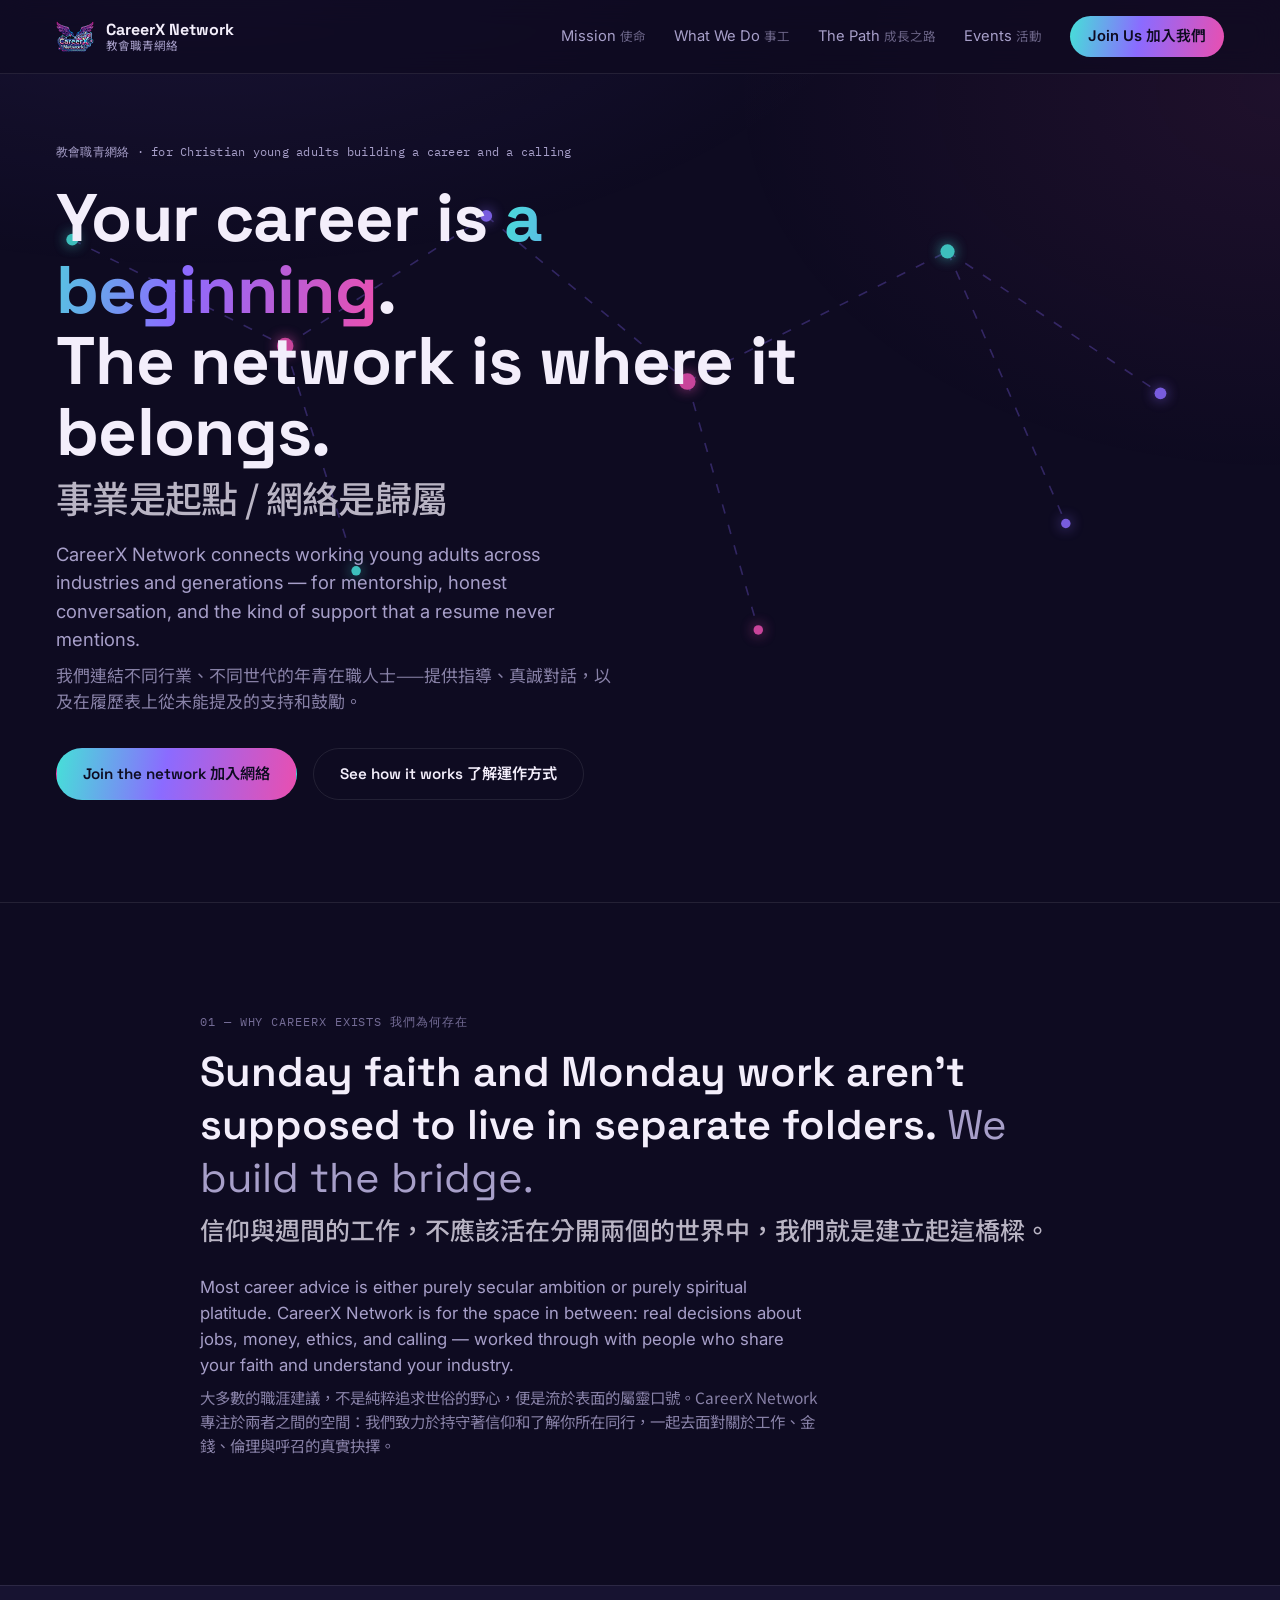
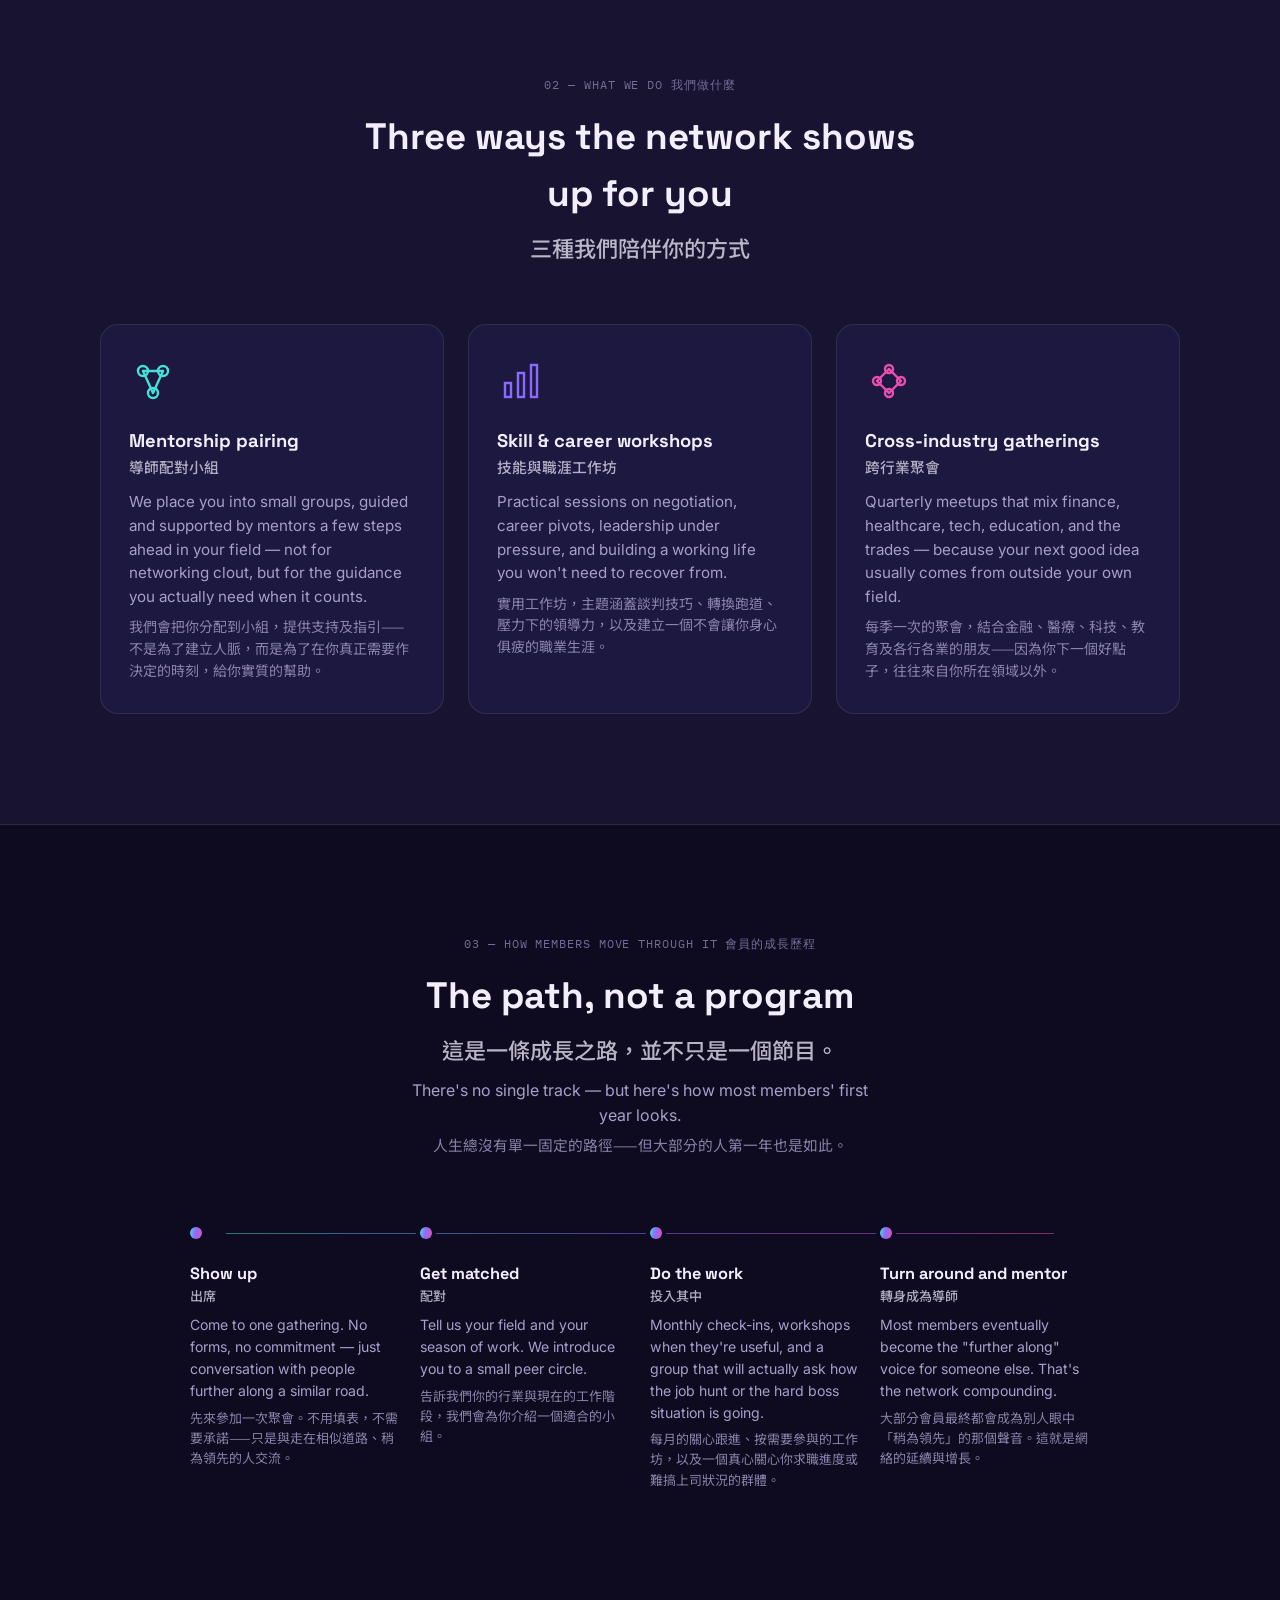
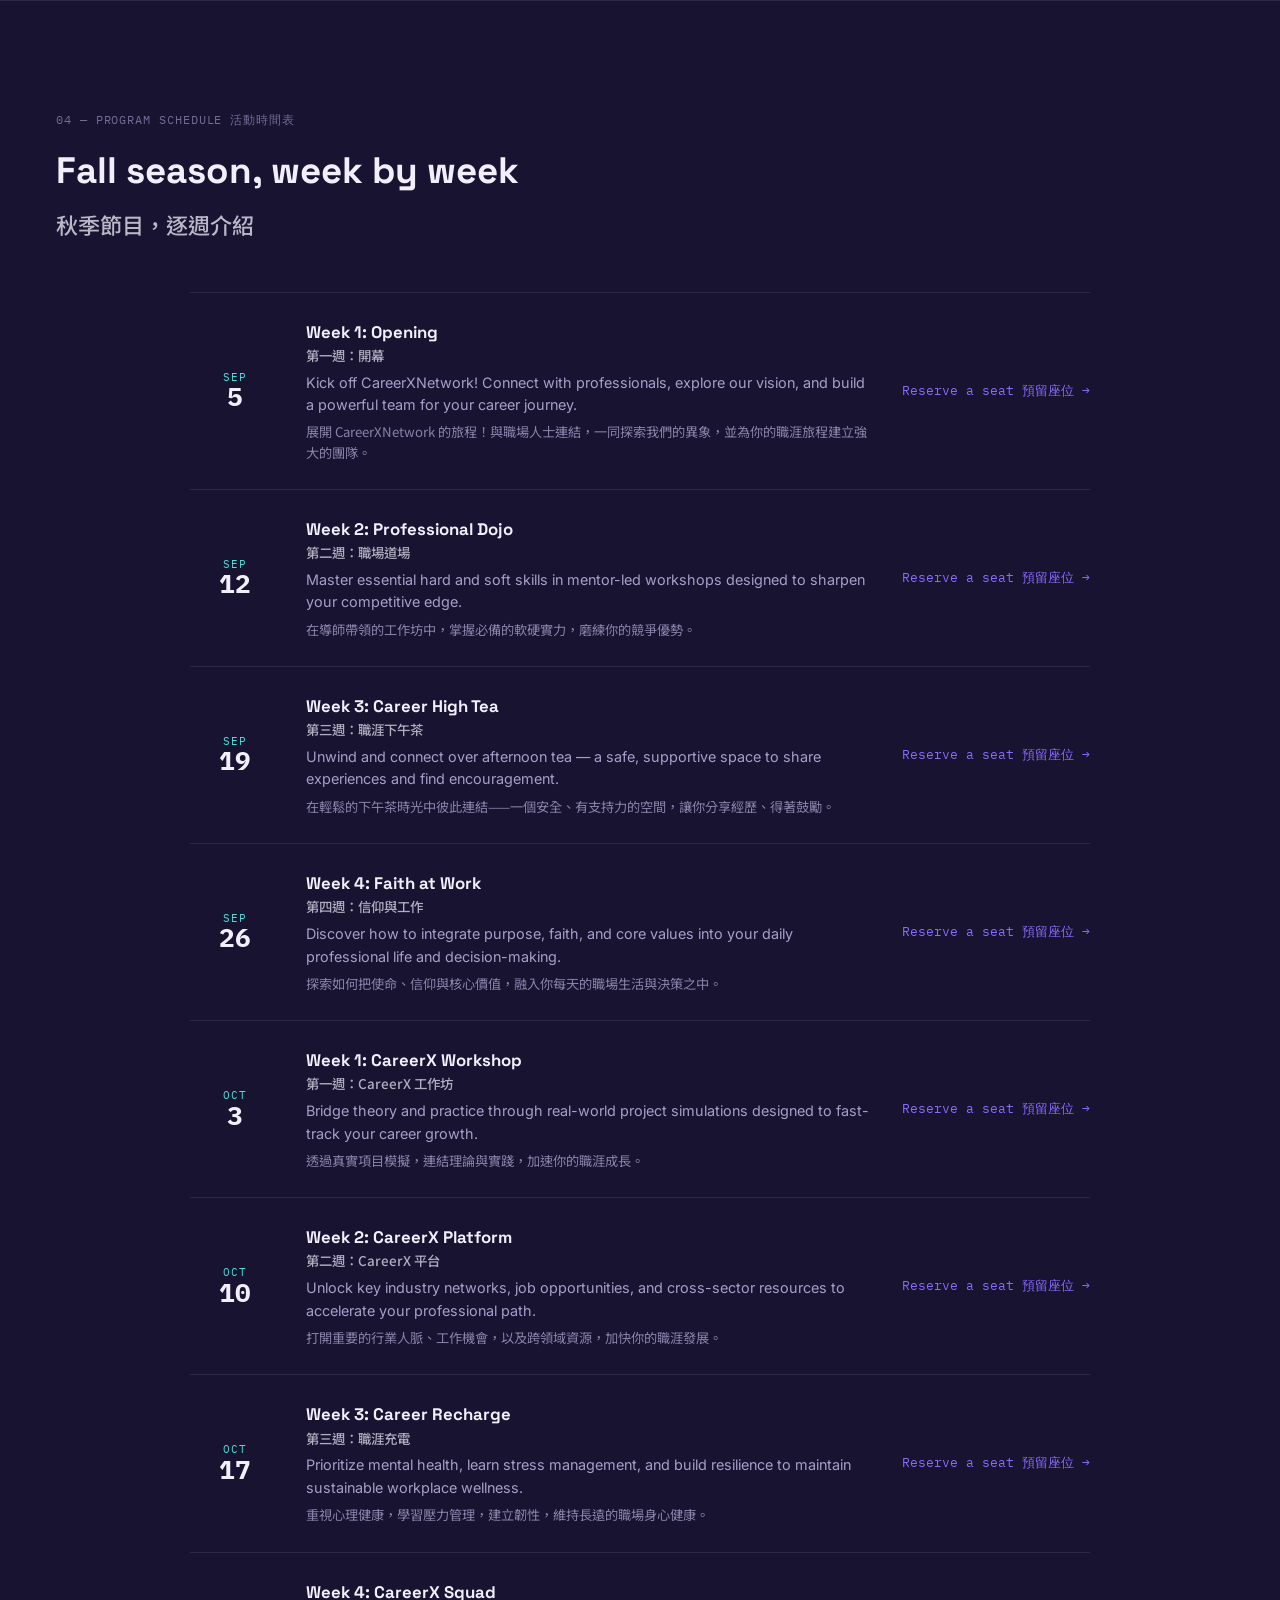
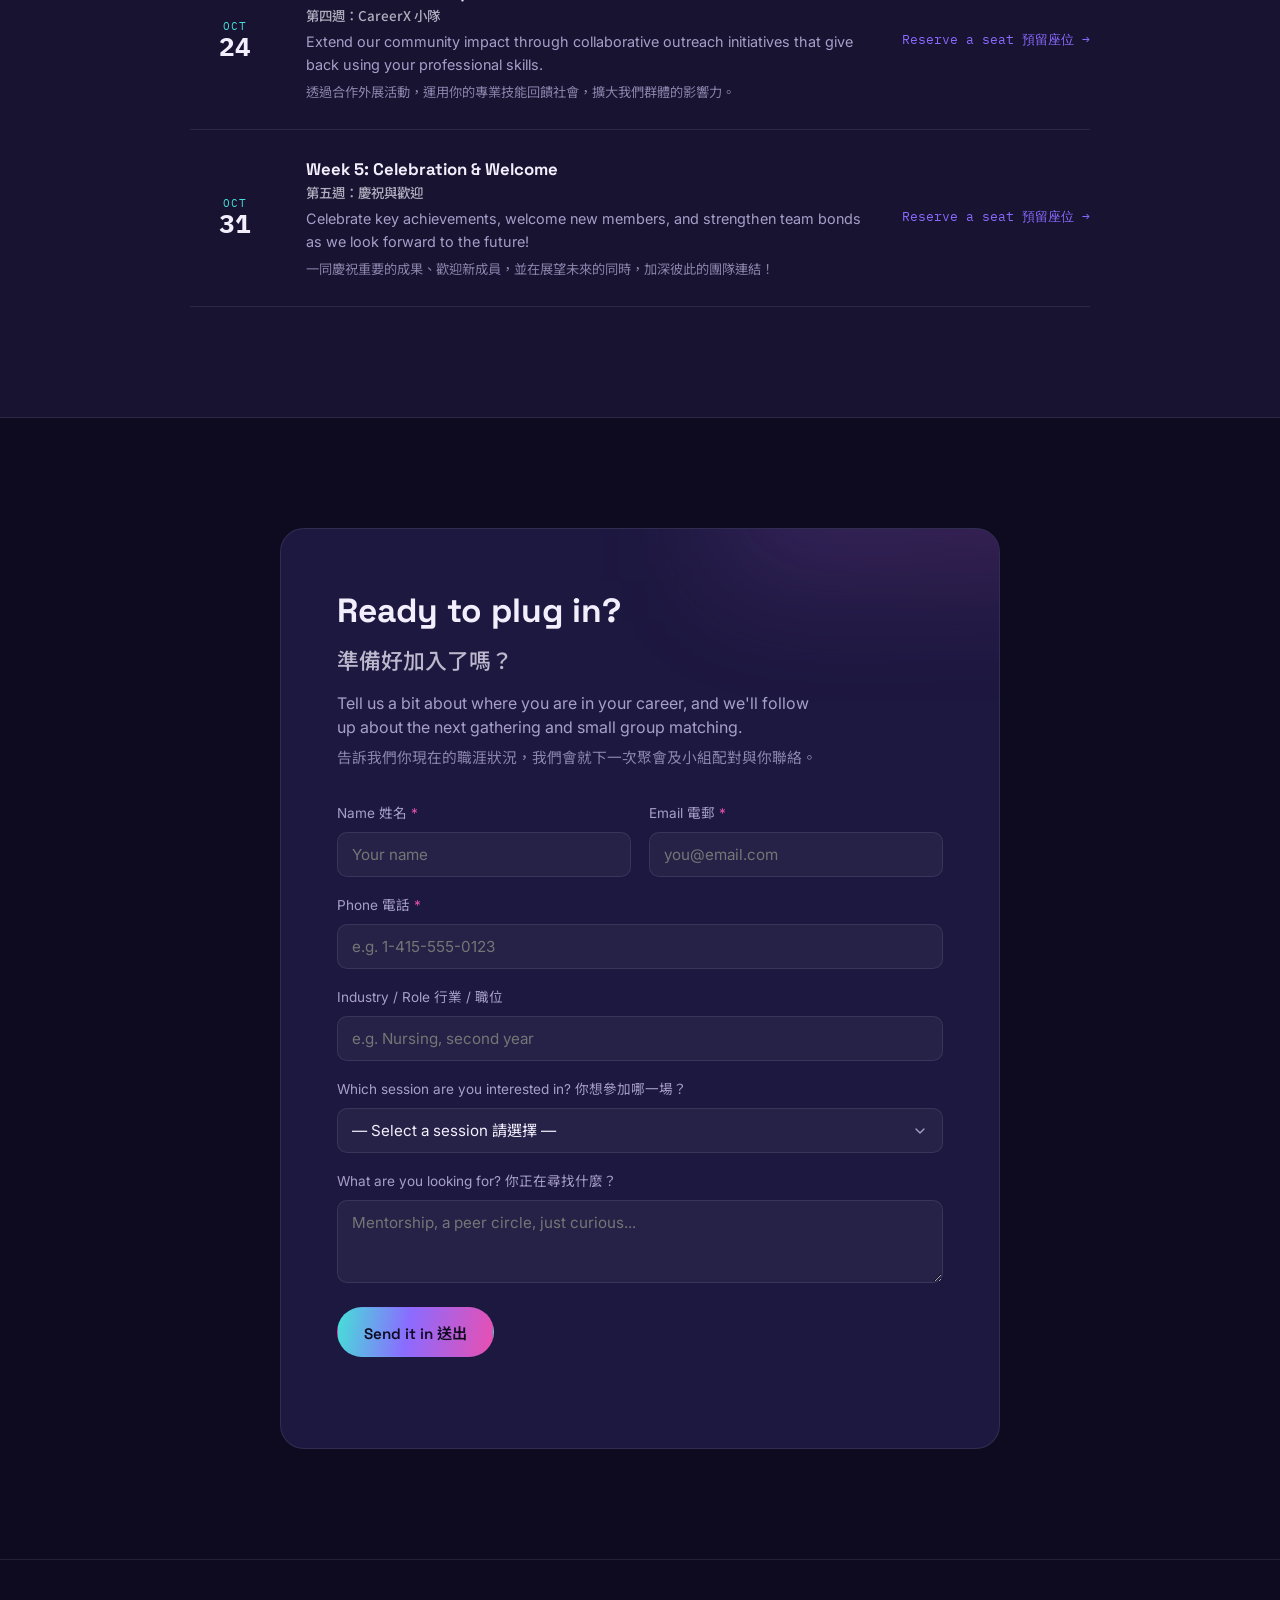
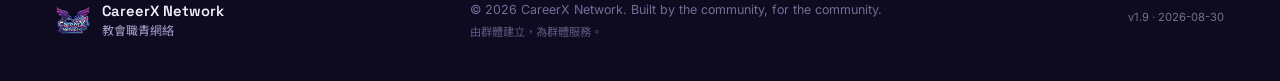
<file: index.html>
<!DOCTYPE html>
<html lang="en">
<head>
<meta charset="UTF-8">
<meta name="viewport" content="width=device-width, initial-scale=1.0">
<title>CareerX Network · 教會職青網絡</title>
<meta name="description" content="CareerX Network is a community for Christian young professionals to grow their careers with wisdom, mentorship, and faith.">
<link rel="icon" href="assets/CareerXNetwork.png">
<link rel="preconnect" href="https://fonts.googleapis.com">
<link rel="preconnect" href="https://fonts.gstatic.com" crossorigin>
<link href="https://fonts.googleapis.com/css2?family=Space+Grotesk:wght@400;500;600;700&family=Inter:wght@400;500;600&family=Noto+Sans+TC:wght@400;500;700&family=IBM+Plex+Mono:wght@500&display=swap" rel="stylesheet">
<link rel="stylesheet" href="styles.css">
<style>
  /* Hero graphic: gentle floating nodes + flowing signal lines */
  .hero__net-lines line{
    stroke-dasharray: 8 10;
    animation: net-flow 1.4s linear infinite;
  }
  @keyframes net-flow{ to{ stroke-dashoffset: -36; } }

  .hero__net-nodes circle{
    transform-box: fill-box;
    transform-origin: center;
    animation: node-float 2.2s ease-in-out infinite, node-pulse 1.4s ease-in-out infinite;
  }
  .hero__net-nodes circle:nth-child(1){ animation-delay: 0s, 0s; }
  .hero__net-nodes circle:nth-child(2){ animation-delay: 0.2s, 0.15s; }
  .hero__net-nodes circle:nth-child(3){ animation-delay: 0.4s, 0.3s; }
  .hero__net-nodes circle:nth-child(4){ animation-delay: 0.6s, 0.45s; }
  .hero__net-nodes circle:nth-child(5){ animation-delay: 0.8s, 0.6s; }
  .hero__net-nodes circle:nth-child(6){ animation-delay: 1.0s, 0.75s; }
  .hero__net-nodes circle:nth-child(7){ animation-delay: 1.2s, 0.9s; }
  .hero__net-nodes circle:nth-child(8){ animation-delay: 1.4s, 1.05s; }
  .hero__net-nodes circle:nth-child(9){ animation-delay: 1.6s, 1.2s; }
  @keyframes node-float{ 0%,100%{ transform: translateY(0); } 50%{ transform: translateY(-16px); } }
  @keyframes node-pulse{ 0%,100%{ opacity: 0.45; } 50%{ opacity: 1; } }
</style>
</head>
<body>

<div class="grain"></div>

<header class="nav" id="top">
  <a class="nav__brand" href="#top">
    <img src="assets/CareerXNetwork.png" alt="CareerX Network logo" class="nav__logo">
    <span class="nav__brand-text">
      <span class="nav__en">CareerX Network</span>
      <span class="nav__zh">教會職青網絡</span>
    </span>
  </a>
  <nav class="nav__links">
    <a href="#mission">Mission <span style="opacity:0.6;font-size:0.85em;">使命</span></a>
    <a href="#pillars">What We Do <span style="opacity:0.6;font-size:0.85em;">事工</span></a>
    <a href="#path">The Path <span style="opacity:0.6;font-size:0.85em;">成長之路</span></a>
    <a href="#events">Events <span style="opacity:0.6;font-size:0.85em;">活動</span></a>
    <a href="#join" class="nav__cta">Join Us 加入我們</a>
  </nav>
  <button class="nav__toggle" id="navToggle" aria-label="Open menu" aria-expanded="false">
    <span></span><span></span><span></span>
  </button>
</header>

<main>

  <!-- HERO -->
  <section class="hero">
    <svg class="hero__net" viewBox="0 0 1200 700" preserveAspectRatio="xMidYMid slice" aria-hidden="true">
      <g class="hero__net-lines">
        <line x1="120" y1="140" x2="300" y2="230"></line>
        <line x1="300" y1="230" x2="470" y2="120"></line>
        <line x1="470" y1="120" x2="640" y2="260"></line>
        <line x1="640" y1="260" x2="860" y2="150"></line>
        <line x1="860" y1="150" x2="1040" y2="270"></line>
        <line x1="300" y1="230" x2="360" y2="420"></line>
        <line x1="640" y1="260" x2="700" y2="470"></line>
        <line x1="860" y1="150" x2="960" y2="380"></line>
      </g>
      <g class="hero__net-nodes">
        <circle cx="120" cy="140" r="5"></circle>
        <circle cx="300" cy="230" r="7"></circle>
        <circle cx="470" cy="120" r="5"></circle>
        <circle cx="640" cy="260" r="7"></circle>
        <circle cx="860" cy="150" r="6"></circle>
        <circle cx="1040" cy="270" r="5"></circle>
        <circle cx="360" cy="420" r="4"></circle>
        <circle cx="700" cy="470" r="4"></circle>
        <circle cx="960" cy="380" r="4"></circle>
      </g>
    </svg>

       <div class="hero__content">
      <p class="eyebrow">教會職青網絡 · for Christian young adults building a career and a calling</p>
      <h1 class="hero__title">
        Your career is <span class="grad">a beginning</span>.<br>
        The network is where it belongs.
        <span style="display:block;margin-top:10px;font-size:0.55em;opacity:0.75;font-family:'Noto Sans TC',sans-serif;font-weight:500;">事業是起點 / 網絡是歸屬 </span>
      </h1>
      <p class="hero__sub">
        CareerX Network connects working young adults across industries and generations — 
        for mentorship, honest conversation, and the kind of support that a resume never mentions.
        <span style="display:block;margin-top:8px;font-size:0.92em;opacity:0.8;font-family:'Noto Sans TC',sans-serif;">我們連結不同行業、不同世代的年青在職人士——提供指導、真誠對話，以及在履歷表上從未能提及的支持和鼓勵。</span>
      </p>
      <div class="hero__actions">
        <a href="#join" class="btn btn--primary">Join the network 加入網絡</a>
        <a href="#pillars" class="btn btn--ghost">See how it works 了解運作方式</a>
      </div>
      <!-- Temporarily removed — uncomment to restore
      <dl class="hero__stats">
        <div><dt>12+</dt><dd>industries represented</dd></div>
        <div><dt>40+</dt><dd>mentors on call</dd></div>
        <div><dt>6</dt><dd>gatherings a year</dd></div>
      </dl>
      -->
    </div>
  </section>

  <!-- MISSION -->
  <section class="mission" id="mission">
    <div class="mission__inner">
      <span class="section-label">01 — Why CareerX exists 我們為何存在</span>
      <h2 class="mission__statement">
        Sunday faith and Monday work aren't supposed to live in
        separate folders. <span class="mission__statement--accent">We build the bridge.</span>
        <span style="display:block;margin-top:10px;font-size:0.6em;opacity:0.75;font-family:'Noto Sans TC',sans-serif;font-weight:500;">信仰與週間的工作，不應該活在分開兩個的世界中，我們就是建立起這橋樑。</span>
      </h2>
      <p class="mission__body">
        Most career advice is either purely secular ambition or purely spiritual platitude.
        CareerX Network is for the space in between: real decisions about jobs, money, ethics,
        and calling — worked through with people who share your faith and understand your industry.
        <span style="display:block;margin-top:8px;font-size:0.92em;opacity:0.8;font-family:'Noto Sans TC',sans-serif;">大多數的職涯建議，不是純粹追求世俗的野心，便是流於表面的屬靈口號。CareerX Network 專注於兩者之間的空間：我們致力於持守著信仰和了解你所在同行，一起去面對關於工作、金錢、倫理與呼召的真實抉擇。</span>
      </p>
    </div>
  </section>

  <!-- PILLARS -->
  <section class="pillars" id="pillars">
    <span class="section-label section-label--center">02 — What we do 我們做什麼</span>
    <h2 class="pillars__heading">Three ways the network shows up for you
      <span style="display:block;margin-top:8px;font-size:0.6em;opacity:0.75;font-family:'Noto Sans TC',sans-serif;font-weight:500;">三種我們陪伴你的方式</span>
    </h2>

    <div class="pillars__grid">
      <article class="pillar-card">
        <div class="pillar-card__icon" aria-hidden="true">
          <svg viewBox="0 0 48 48"><circle cx="14" cy="14" r="5"/><circle cx="34" cy="14" r="5"/><circle cx="24" cy="36" r="5"/><line x1="14" y1="14" x2="24" y2="36"/><line x1="34" y1="14" x2="24" y2="36"/><line x1="14" y1="14" x2="34" y2="14"/></svg>
        </div>
        <h3>Mentorship pairing <span style="display:block;font-size:0.8em;opacity:0.7;font-family:'Noto Sans TC',sans-serif;font-weight:500;">導師配對小組</span></h3>
        <p>We place you into small groups, guided and supported by mentors a few steps ahead in your field — not for networking clout, but for the guidance you actually need when it counts.
        <span style="display:block;margin-top:8px;font-size:0.92em;opacity:0.8;font-family:'Noto Sans TC',sans-serif;">我們會把你分配到小組，提供支持及指引——不是為了建立人脈，而是為了在你真正需要作決定的時刻，給你實質的幫助。</span></p>
      </article>

      <article class="pillar-card">
        <div class="pillar-card__icon" aria-hidden="true">
          <svg viewBox="0 0 48 48"><rect x="8" y="26" width="6" height="14"/><rect x="21" y="16" width="6" height="24"/><rect x="34" y="8" width="6" height="32"/></svg>
        </div>
        <h3>Skill & career workshops <span style="display:block;font-size:0.8em;opacity:0.7;font-family:'Noto Sans TC',sans-serif;font-weight:500;">技能與職涯工作坊</span></h3>
        <p>Practical sessions on negotiation, career pivots, leadership under pressure, and building a working life you won't need to recover from.
        <span style="display:block;margin-top:8px;font-size:0.92em;opacity:0.8;font-family:'Noto Sans TC',sans-serif;">實用工作坊，主題涵蓋談判技巧、轉換跑道、壓力下的領導力，以及建立一個不會讓你身心俱疲的職業生涯。</span></p>
      </article>

      <article class="pillar-card">
        <div class="pillar-card__icon" aria-hidden="true">
          <svg viewBox="0 0 48 48"><circle cx="12" cy="24" r="4"/><circle cx="24" cy="12" r="4"/><circle cx="36" cy="24" r="4"/><circle cx="24" cy="36" r="4"/><line x1="12" y1="24" x2="24" y2="12"/><line x1="24" y1="12" x2="36" y2="24"/><line x1="36" y1="24" x2="24" y2="36"/><line x1="24" y1="36" x2="12" y2="24"/></svg>
        </div>
        <h3>Cross-industry gatherings <span style="display:block;font-size:0.8em;opacity:0.7;font-family:'Noto Sans TC',sans-serif;font-weight:500;">跨行業聚會</span></h3>
        <p>Quarterly meetups that mix finance, healthcare, tech, education, and the trades — because your next good idea usually comes from outside your own field.
        <span style="display:block;margin-top:8px;font-size:0.92em;opacity:0.8;font-family:'Noto Sans TC',sans-serif;">每季一次的聚會，結合金融、醫療、科技、教育及各行各業的朋友——因為你下一個好點子，往往來自你所在領域以外。</span></p>
      </article>
    </div>
  </section>

  <!-- PATH / JOURNEY -->
  <section class="path" id="path">
    <span class="section-label section-label--center">03 — How members move through it 會員的成長歷程</span>
    <h2 class="path__heading">The path, not a program
      <span style="display:block;margin-top:8px;font-size:0.6em;opacity:0.75;font-family:'Noto Sans TC',sans-serif;font-weight:500;">這是一條成長之路，並不只是一個節目。</span>
    </h2>
    <p class="path__sub">There's no single track — but here's how most members' first year looks.
      <span style="display:block;margin-top:6px;font-size:0.92em;opacity:0.8;font-family:'Noto Sans TC',sans-serif;">人生總沒有單一固定的路徑——但大部分的人第一年也是如此。</span>
    </p>

    <div class="timeline">
      <div class="timeline__node" style="--i:0">
        <span class="timeline__dot"></span>
        <h4>Show up <span style="display:block;font-size:0.8em;opacity:0.7;font-family:'Noto Sans TC',sans-serif;font-weight:500;">出席</span></h4>
        <p>Come to one gathering. No forms, no commitment — just conversation with people further along a similar road.
        <span style="display:block;margin-top:6px;font-size:0.92em;opacity:0.8;font-family:'Noto Sans TC',sans-serif;">先來參加一次聚會。不用填表，不需要承諾——只是與走在相似道路、稍為領先的人交流。</span></p>
      </div>
      <div class="timeline__node" style="--i:1">
        <span class="timeline__dot"></span>
        <h4>Get matched <span style="display:block;font-size:0.8em;opacity:0.7;font-family:'Noto Sans TC',sans-serif;font-weight:500;">配對</span></h4>
        <p>Tell us your field and your season of work. We introduce you to a small peer circle.
        <span style="display:block;margin-top:6px;font-size:0.92em;opacity:0.8;font-family:'Noto Sans TC',sans-serif;">告訴我們你的行業與現在的工作階段，我們會為你介紹一個適合的小組。</span></p>
      </div>
      <div class="timeline__node" style="--i:2">
        <span class="timeline__dot"></span>
        <h4>Do the work <span style="display:block;font-size:0.8em;opacity:0.7;font-family:'Noto Sans TC',sans-serif;font-weight:500;">投入其中</span></h4>
        <p>Monthly check-ins, workshops when they're useful, and a group that will actually ask how the job hunt or the hard boss situation is going.
        <span style="display:block;margin-top:6px;font-size:0.92em;opacity:0.8;font-family:'Noto Sans TC',sans-serif;">每月的關心跟進、按需要參與的工作坊，以及一個真心關心你求職進度或難搞上司狀況的群體。</span></p>
      </div>
      <div class="timeline__node" style="--i:3">
        <span class="timeline__dot"></span>
        <h4>Turn around and mentor <span style="display:block;font-size:0.8em;opacity:0.7;font-family:'Noto Sans TC',sans-serif;font-weight:500;">轉身成為導師</span></h4>
        <p>Most members eventually become the "further along" voice for someone else. That's the network compounding.
        <span style="display:block;margin-top:6px;font-size:0.92em;opacity:0.8;font-family:'Noto Sans TC',sans-serif;">大部分會員最終都會成為別人眼中「稍為領先」的那個聲音。這就是網絡的延續與增長。</span></p>
      </div>
    </div>
  </section>

   <!-- EVENTS -->
  <section class="events" id="events">
    <span class="section-label">04 — Program schedule 活動時間表</span>
    <h2 class="events__heading">Fall season, week by week
      <span style="display:block;margin-top:8px;font-size:0.6em;opacity:0.75;font-family:'Noto Sans TC',sans-serif;font-weight:500;">秋季節目，逐週介紹</span>
    </h2>
    <div class="events__list">
      <article class="event-row">
        <div class="event-row__date"><span>SEP</span><strong>5</strong></div>
        <div class="event-row__body">
          <h3>Week 1: Opening <span style="display:block;font-size:0.8em;opacity:0.7;font-family:'Noto Sans TC',sans-serif;font-weight:500;">第一週：開幕</span></h3>
          <p>Kick off CareerXNetwork! Connect with professionals, explore our vision, and build a powerful team for your career journey.
          <span style="display:block;margin-top:6px;font-size:0.92em;opacity:0.8;font-family:'Noto Sans TC',sans-serif;">展開 CareerXNetwork 的旅程！與職場人士連結，一同探索我們的異象，並為你的職涯旅程建立強大的團隊。</span></p>
        </div>
        <a href="#join" class="event-row__link">Reserve a seat 預留座位 →</a>
      </article>
      <article class="event-row">
        <div class="event-row__date"><span>SEP</span><strong>12</strong></div>
        <div class="event-row__body">
          <h3>Week 2: Professional Dojo <span style="display:block;font-size:0.8em;opacity:0.7;font-family:'Noto Sans TC',sans-serif;font-weight:500;">第二週：職場道場</span></h3>
          <p>Master essential hard and soft skills in mentor-led workshops designed to sharpen your competitive edge.
          <span style="display:block;margin-top:6px;font-size:0.92em;opacity:0.8;font-family:'Noto Sans TC',sans-serif;">在導師帶領的工作坊中，掌握必備的軟硬實力，磨練你的競爭優勢。</span></p>
        </div>
        <a href="#join" class="event-row__link">Reserve a seat 預留座位 →</a>
      </article>
      <article class="event-row">
        <div class="event-row__date"><span>SEP</span><strong>19</strong></div>
        <div class="event-row__body">
          <h3>Week 3: Career High Tea <span style="display:block;font-size:0.8em;opacity:0.7;font-family:'Noto Sans TC',sans-serif;font-weight:500;">第三週：職涯下午茶</span></h3>
          <p>Unwind and connect over afternoon tea — a safe, supportive space to share experiences and find encouragement.
          <span style="display:block;margin-top:6px;font-size:0.92em;opacity:0.8;font-family:'Noto Sans TC',sans-serif;">在輕鬆的下午茶時光中彼此連結——一個安全、有支持力的空間，讓你分享經歷、得著鼓勵。</span></p>
        </div>
        <a href="#join" class="event-row__link">Reserve a seat 預留座位 →</a>
      </article>
      <article class="event-row">
        <div class="event-row__date"><span>SEP</span><strong>26</strong></div>
        <div class="event-row__body">
          <h3>Week 4: Faith at Work <span style="display:block;font-size:0.8em;opacity:0.7;font-family:'Noto Sans TC',sans-serif;font-weight:500;">第四週：信仰與工作</span></h3>
          <p>Discover how to integrate purpose, faith, and core values into your daily professional life and decision-making.
          <span style="display:block;margin-top:6px;font-size:0.92em;opacity:0.8;font-family:'Noto Sans TC',sans-serif;">探索如何把使命、信仰與核心價值，融入你每天的職場生活與決策之中。</span></p>
        </div>
        <a href="#join" class="event-row__link">Reserve a seat 預留座位 →</a>
      </article>
      <article class="event-row">
        <div class="event-row__date"><span>OCT</span><strong>3</strong></div>
        <div class="event-row__body">
          <h3>Week 1: CareerX Workshop <span style="display:block;font-size:0.8em;opacity:0.7;font-family:'Noto Sans TC',sans-serif;font-weight:500;">第一週：CareerX 工作坊</span></h3>
          <p>Bridge theory and practice through real-world project simulations designed to fast-track your career growth.
          <span style="display:block;margin-top:6px;font-size:0.92em;opacity:0.8;font-family:'Noto Sans TC',sans-serif;">透過真實項目模擬，連結理論與實踐，加速你的職涯成長。</span></p>
        </div>
        <a href="#join" class="event-row__link">Reserve a seat 預留座位 →</a>
      </article>
      <article class="event-row">
        <div class="event-row__date"><span>OCT</span><strong>10</strong></div>
        <div class="event-row__body">
          <h3>Week 2: CareerX Platform <span style="display:block;font-size:0.8em;opacity:0.7;font-family:'Noto Sans TC',sans-serif;font-weight:500;">第二週：CareerX 平台</span></h3>
          <p>Unlock key industry networks, job opportunities, and cross-sector resources to accelerate your professional path.
          <span style="display:block;margin-top:6px;font-size:0.92em;opacity:0.8;font-family:'Noto Sans TC',sans-serif;">打開重要的行業人脈、工作機會，以及跨領域資源，加快你的職涯發展。</span></p>
        </div>
        <a href="#join" class="event-row__link">Reserve a seat 預留座位 →</a>
      </article>
      <article class="event-row">
        <div class="event-row__date"><span>OCT</span><strong>17</strong></div>
        <div class="event-row__body">
          <h3>Week 3: Career Recharge <span style="display:block;font-size:0.8em;opacity:0.7;font-family:'Noto Sans TC',sans-serif;font-weight:500;">第三週：職涯充電</span></h3>
          <p>Prioritize mental health, learn stress management, and build resilience to maintain sustainable workplace wellness.
          <span style="display:block;margin-top:6px;font-size:0.92em;opacity:0.8;font-family:'Noto Sans TC',sans-serif;">重視心理健康，學習壓力管理，建立韌性，維持長遠的職場身心健康。</span></p>
        </div>
        <a href="#join" class="event-row__link">Reserve a seat 預留座位 →</a>
      </article>
      <article class="event-row">
        <div class="event-row__date"><span>OCT</span><strong>24</strong></div>
        <div class="event-row__body">
          <h3>Week 4: CareerX Squad <span style="display:block;font-size:0.8em;opacity:0.7;font-family:'Noto Sans TC',sans-serif;font-weight:500;">第四週：CareerX 小隊</span></h3>
          <p>Extend our community impact through collaborative outreach initiatives that give back using your professional skills.
          <span style="display:block;margin-top:6px;font-size:0.92em;opacity:0.8;font-family:'Noto Sans TC',sans-serif;">透過合作外展活動，運用你的專業技能回饋社會，擴大我們群體的影響力。</span></p>
        </div>
        <a href="#join" class="event-row__link">Reserve a seat 預留座位 →</a>
      </article>
      <article class="event-row">
        <div class="event-row__date"><span>OCT</span><strong>31</strong></div>
        <div class="event-row__body">
          <h3>Week 5: Celebration & Welcome <span style="display:block;font-size:0.8em;opacity:0.7;font-family:'Noto Sans TC',sans-serif;font-weight:500;">第五週：慶祝與歡迎</span></h3>
          <p>Celebrate key achievements, welcome new members, and strengthen team bonds as we look forward to the future!
          <span style="display:block;margin-top:6px;font-size:0.92em;opacity:0.8;font-family:'Noto Sans TC',sans-serif;">一同慶祝重要的成果、歡迎新成員，並在展望未來的同時，加深彼此的團隊連結！</span></p>
        </div>
        <a href="#join" class="event-row__link">Reserve a seat 預留座位 →</a>
      </article>
    </div>
  </section>

  <!-- JOIN -->
  <section class="join" id="join">
    <div class="join__card">
      <h2>Ready to plug in? <span style="display:block;font-size:0.65em;opacity:0.75;font-family:'Noto Sans TC',sans-serif;font-weight:500;margin-top:6px;">準備好加入了嗎？</span></h2>
      <p>Tell us a bit about where you are in your career, and we'll follow up about the next gathering and small group matching.
        <span style="display:block;margin-top:6px;font-size:0.92em;opacity:0.8;font-family:'Noto Sans TC',sans-serif;">告訴我們你現在的職涯狀況，我們會就下一次聚會及小組配對與你聯絡。</span>
      </p>
      <form class="join__form" id="joinForm" action="https://api.web3forms.com/submit" method="POST">
        <input type="hidden" name="access_key" value="47c41b14-801f-42eb-a7ed-7c372a14ec27">
        <input type="hidden" name="subject" value="New CareerX Network sign-up">
        <input type="checkbox" name="botcheck" style="display:none" tabindex="-1" autocomplete="off">
        <div class="join__row">
          <label>
            <span>Name 姓名 <span class="join__required">*</span></span>
            <input type="text" name="name" required placeholder="Your name">
          </label>
          <label>
            <span>Email 電郵 <span class="join__required">*</span></span>
            <input type="email" name="email" required placeholder="you@email.com">
          </label>
        </div>
        <label>
          <span>Phone 電話 <span class="join__required">*</span></span>
          <input type="tel" name="phone" required placeholder="e.g. 1-415-555-0123">
        </label>
        <label>
          <span>Industry / Role 行業 / 職位</span>
          <input type="text" name="industry" placeholder="e.g. Nursing, second year">
        </label>
        <label>
          <span>Which session are you interested in? 你想參加哪一場？</span>
          <select name="event">
            <option value="">— Select a session 請選擇 —</option>
            <option value="Sep 5 — Opening 開幕">Sep 5 · Opening 開幕</option>
            <option value="Sep 12 — Professional Dojo 職場道場">Sep 12 · Professional Dojo 職場道場</option>
            <option value="Sep 19 — Career High Tea 職涯下午茶">Sep 19 · Career High Tea 職涯下午茶</option>
            <option value="Sep 26 — Faith at Work 信仰與工作">Sep 26 · Faith at Work 信仰與工作</option>
            <option value="Oct 3 — CareerX Workshop CareerX 工作坊">Oct 3 · CareerX Workshop CareerX 工作坊</option>
            <option value="Oct 10 — CareerX Platform CareerX 平台">Oct 10 · CareerX Platform CareerX 平台</option>
            <option value="Oct 17 — Career Recharge 職涯充電">Oct 17 · Career Recharge 職涯充電</option>
            <option value="Oct 24 — CareerX Squad CareerX 小隊">Oct 24 · CareerX Squad CareerX 小隊</option>
            <option value="Oct 31 — Celebration & Welcome 慶祝與歡迎">Oct 31 · Celebration & Welcome 慶祝與歡迎</option>
          </select>
        </label>
        <label>
          <span>What are you looking for? 你正在尋找什麼？</span>
          <textarea name="message" rows="3" placeholder="Mentorship, a peer circle, just curious..."></textarea>
        </label>
        <button type="submit" class="btn btn--primary">Send it in 送出</button>
        <p class="join__note" id="joinNote" aria-live="polite"></p>
      </form>
    </div>
  </section>

</main>

<footer class="footer">
  <div class="footer__brand">
    <img src="assets/CareerXNetwork.png" alt="CareerX Network logo" class="footer__logo">
    <div>
      <p class="footer__en">CareerX Network</p>
      <p class="footer__zh">教會職青網絡</p>
    </div>
  </div>
  <p class="footer__copy">© <span id="year"></span> CareerX Network. Built by the community, for the community.
    <span style="display:block;margin-top:4px;font-size:0.9em;opacity:0.8;font-family:'Noto Sans TC',sans-serif;">由群體建立，為群體服務。</span>
  </p>
  <p class="footer__version" style="margin-top:6px; font-size:0.7rem; opacity:0.45;">v1.9 · 2026-08-30</p>
</footer>

<script src="script.js"></script>
</body>
</html>
</file>
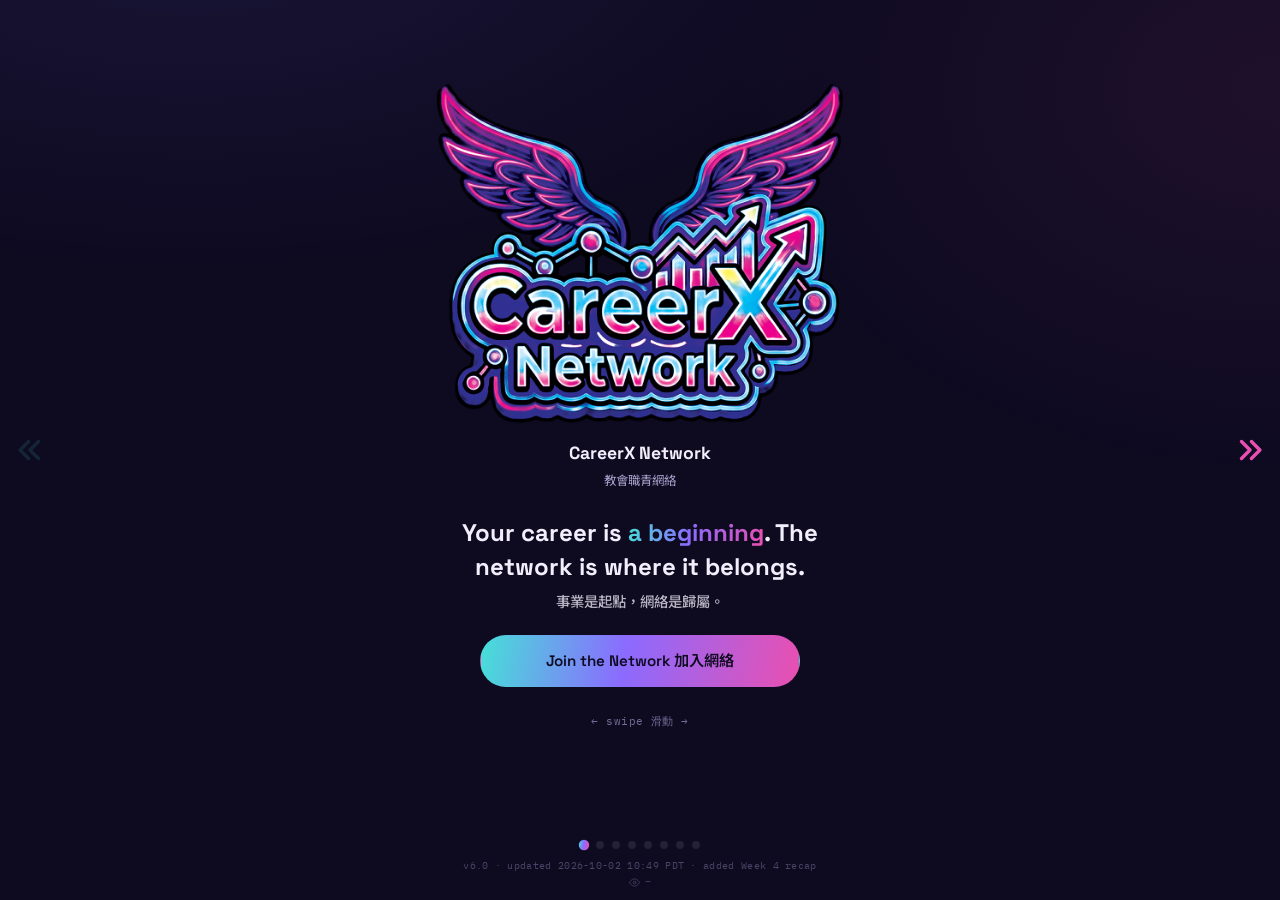
<file: live.html>
<!DOCTYPE html>
<html lang="en">
<head>
<meta charset="UTF-8">
<meta name="viewport" content="width=device-width, initial-scale=1.0, viewport-fit=cover">
<title>CareerX Network · 教會職青網絡</title>
<meta name="description" content="CareerX Network — swipe through the key info.">
<meta http-equiv="Cache-Control" content="no-cache, no-store, must-revalidate">
<meta http-equiv="Pragma" content="no-cache">
<meta http-equiv="Expires" content="0">
<link rel="icon" href="assets/CareerXNetwork.png?v=1">
<link rel="preconnect" href="https://fonts.googleapis.com">
<link rel="preconnect" href="https://fonts.gstatic.com" crossorigin>
<link href="https://fonts.googleapis.com/css2?family=Space+Grotesk:wght@500;600;700&family=Inter:wght@400;500;600&family=Noto+Sans+TC:wght@400;500;700&family=IBM+Plex+Mono:wght@500&display=swap" rel="stylesheet">
<link rel="stylesheet" href="styles.css?v=1">
<style>
  /* live.html — swipeable single-screen slides, mobile-first */
  html, body{ height:100%; overflow:hidden; overscroll-behavior: none; }
  body{ display:flex; flex-direction:column; }

  .live-shell{
    flex: 1;
    display:flex;
    flex-direction:column;
    overflow:hidden;
    position:relative;
  }

  .live-track{
    flex:1;
    min-height: 0;
    display:flex;
    height:100%;
    overflow-x: scroll;
    overflow-y: hidden;
    scroll-snap-type: x mandatory;
    scroll-behavior: smooth;
    overscroll-behavior-x: contain;
    scrollbar-width: none;
    -ms-overflow-style: none;
  }
  .live-track::-webkit-scrollbar{ display:none; }

  .live-slide{
    flex: 0 0 100%;
    max-width: 100%;
    height:100%;
    min-height: 0;
    display:flex;
    flex-direction:column;
    justify-content:center;
    padding: clamp(16px, 5vh, 28px) 24px;
    box-sizing:border-box;
    scroll-snap-align: start;
    scroll-snap-stop: always;
    overflow: hidden;
  }
  .live-slide__inner{ max-width: 440px; margin: 0 auto; width:100%; }

  .live-slide.live-slide--scroll{
    justify-content: flex-start;
    overflow-y: auto;
    padding-top: clamp(20px, 4vh, 32px);
    padding-bottom: clamp(20px, 4vh, 32px);
  }

  .live-slide.live-slide--poster{
    padding-left: 0;
    padding-right: 0;
  }
  .live-slide--poster .live-slide__inner{
    display:flex;
    flex-direction:column;
    align-items:center;
    max-width: 100%;
    height: 100%;
    overflow-y: auto;
    -webkit-overflow-scrolling: touch;
  }
  .live-poster{
    max-width: 100%;
    max-height: calc(100% - 150px);
    width: auto;
    height: auto;
    object-fit: contain;
    border-radius: 14px;
    box-shadow: 0 10px 40px rgba(0,0,0,0.4);
    flex-shrink: 0;
  }
  .live-poster-cta{
    margin-top: 10px;
    width: calc(100% - 48px);
    max-width: 320px;
  }
  .live-poster-cta--map{
    border-color: var(--cyan) !important;
    color: var(--cyan) !important;
    background: rgba(70,224,216,0.1) !important;
  }
  .live-poster-cta--map:hover{
    background: rgba(70,224,216,0.18) !important;
  }

  .live-registered{
    text-align:center;
    font-family: var(--font-mono);
    font-size: 0.82rem;
    letter-spacing: 0.02em;
    color: var(--ink-dim);
    margin: 12px 0 2px;
  }
  .live-registered strong{
    color: var(--cyan);
    font-weight: 600;
  }

  /* --- bottom control bar: just the dots now --- */
  .live-bottom{
    display:flex;
    align-items:center;
    justify-content:center;
    padding: 18px 0 8px;
  }

  .live-dots{
    display:flex; justify-content:center; gap: 8px;
  }
  .live-dots button{
    width:8px; height:8px; border-radius:50%;
    background: var(--line);
    border:none; padding:0; cursor:pointer;
    transition: background 0.25s, transform 0.25s;
  }
  .live-dots button.is-active{
    background: var(--grad);
    transform: scale(1.3);
  }

  /* --- swipe arrows: edge-mounted, no button chrome, neon glow --- */
  .live-arrow{
    position:absolute;
    top:50%;
    transform: translateY(-50%);
    width: 44px; height:44px;
    background: none;
    border: none;
    padding:0;
    cursor:pointer;
    display:flex; align-items:center; justify-content:center;
    z-index:6;
    transition: filter 0.25s, transform 0.15s, opacity 0.25s;
  }
  .live-arrow--prev{
    left: 8px;
    color: var(--cyan);
    animation: neon-flicker 2.2s ease-in-out infinite;
  }
  .live-arrow--next{
    right: 8px;
    color: var(--magenta);
    animation: neon-flicker 2.2s ease-in-out infinite;
    animation-delay: 0.4s;
  }
  @keyframes neon-flicker{
    0%, 100%{
      filter: drop-shadow(0 0 4px currentColor) drop-shadow(0 0 10px currentColor) drop-shadow(0 0 18px currentColor);
      opacity: 0.35;
    }
    50%{
      filter: drop-shadow(0 0 8px currentColor) drop-shadow(0 0 20px currentColor) drop-shadow(0 0 36px currentColor);
      opacity: 0.55;
    }
  }
  .live-arrow:hover{
    animation-play-state: paused;
    filter: drop-shadow(0 0 10px currentColor) drop-shadow(0 0 26px currentColor) drop-shadow(0 0 44px currentColor);
    opacity: 0.85;
  }
  .live-arrow:active{ transform: translateY(-50%) scale(0.9); }
  .live-arrow.is-hidden{ opacity:0.12; filter:none; animation:none; pointer-events:none; }
  .live-arrow svg{ width:34px; height:34px; stroke-width: 2.4; }

  /* --- header on every slide --- */
  .live-header{ text-align:center; margin-bottom: 26px; }
  .live-logo{ width: clamp(288px, 75vw, 420px); max-height: 38vh; height: auto; object-fit:contain; border-radius:28px; margin: 0 auto 16px; display:block; }
  .live-en{ font-family: var(--font-display); font-weight:700; font-size:1.1rem; margin:0; }
  .live-zh{ font-size:0.78rem; color: var(--ink-dim); margin: 3px 0 0; }

  .live-tagline{
    text-align:center;
    font-family: var(--font-display);
    font-size: 1.5rem;
    line-height:1.4;
    margin: 0;
  }

  .live-intro-cta{
    display:block;
    width: 100%;
    max-width: 320px;
    margin: 24px auto 0;
    text-align:center;
  }

  .live-card{
    background: var(--bg-panel-2);
    border: 1px solid var(--line);
    border-radius: var(--radius);
    padding: clamp(14px, 3.5vh, 22px);
    margin-bottom: clamp(8px, 2vh, 14px);
  }
  .live-card__label{
    font-family: var(--font-mono);
    font-size: 0.68rem;
    letter-spacing: 0.06em;
    text-transform: uppercase;
    color: var(--ink-faint);
    margin: 0 0 8px;
  }
  .live-card h3{ font-family: var(--font-display); font-size: 1.05rem; margin: 0 0 6px; }
  .live-card p{ color: var(--ink-dim); font-size: 0.9rem; margin: 0; }
  .live-card__link{
    display:inline-block;
    margin-top: 10px;
    font-family: var(--font-mono);
    font-size: 0.8rem;
    color: var(--cyan);
  }
  .live-card__link:hover{ color: var(--magenta); }

  .live-highlights{ display:flex; flex-direction:column; gap: clamp(6px, 1.5vh, 10px); }
  .live-highlight{
    display:flex; align-items:center; gap: 14px;
    background: var(--bg-panel-2);
    border: 1px solid var(--line);
    border-radius: var(--radius-sm);
    padding: clamp(10px, 2.5vh, 14px) 16px;
  }
  .live-highlight__dot{
    flex-shrink:0; width:10px; height:10px; border-radius:50%;
    background: var(--grad);
  }
  .live-highlight span{ font-size: 0.92rem; }

  .live-actions{ display:flex; flex-direction:column; gap: 12px; }
  .live-actions .btn{ width:100%; padding: 15px 20px; font-size: 1rem; }

  .live-contact{ text-align:center; font-size: 0.85rem; color: var(--ink-dim); margin-top: 22px; }
  .live-contact a{ color: var(--cyan); }
  .live-contact p{ margin: 6px 0; }

  .live-swipehint{
    text-align:center;
    font-family: var(--font-mono);
    font-size: 0.68rem;
    letter-spacing: 0.04em;
    color: var(--ink-faint);
    margin-top: 26px;
  }

  .live-version{
    text-align:center;
    font-family: var(--font-mono);
    font-size: 0.65rem;
    letter-spacing: 0.03em;
    color: var(--ink-faint);
    opacity: 0.6;
    margin: 0;
  }

  .live-views{
    display:flex;
    align-items:center;
    justify-content:center;
    gap: 5px;
    margin: 2px 0 0;
    font-family: var(--font-mono);
    font-size: 0.6rem;
    font-weight: 400;
    letter-spacing: 0.02em;
    color: var(--ink-faint);
    opacity: 0.5;
    padding-bottom: max(10px, env(safe-area-inset-bottom));
  }
  .live-views svg{ width:11px; height:11px; flex-shrink:0; }
</style>
</head>
<body>

<div class="grain"></div>

<div class="live-shell">

  <button class="live-arrow live-arrow--prev is-hidden" id="prevBtn" aria-label="Previous">
    <svg viewBox="0 0 24 24" fill="none" stroke="currentColor" stroke-width="2" stroke-linecap="round" stroke-linejoin="round">
      <path d="M18 18l-6-6 6-6"/>
      <path d="M11 18l-6-6 6-6"/>
    </svg>
  </button>
  <button class="live-arrow live-arrow--next" id="nextBtn" aria-label="Next">
    <svg viewBox="0 0 24 24" fill="none" stroke="currentColor" stroke-width="2" stroke-linecap="round" stroke-linejoin="round">
      <path d="M6 18l6-6-6-6"/>
      <path d="M13 18l6-6-6-6"/>
    </svg>
  </button>

  <div class="live-track" id="track">

    <!-- Slide 1: Intro -->
    <section class="live-slide">
      <div class="live-slide__inner">
        <div class="live-header">
          <img src="assets/CareerXNetwork.png?v=1" alt="CareerX Network logo" class="live-logo">
          <p class="live-en">CareerX Network</p>
          <p class="live-zh">教會職青網絡</p>
        </div>
        <h1 class="live-tagline">
          Your career is <span class="grad">a beginning</span>. The network is where it belongs.
          <span style="display:block;margin-top:8px;font-size:0.6em;opacity:0.75;font-family:'Noto Sans TC',sans-serif;font-weight:500;">事業是起點，網絡是歸屬。</span>
        </h1>
        <a href="index.html#join" class="btn btn--primary live-intro-cta">Join the Network 加入網絡</a>
        <p class="live-swipehint">← swipe 滑動 →</p>
      </div>
    </section>

    <!-- Slide 2: Grand Opening Recap -->
    <section class="live-slide live-slide--scroll">
      <div class="live-slide__inner">
        <p class="section-label section-label--center">Grand Opening Recap 開幕活動回顧</p>
        <p style="text-align:center;color:var(--ink-dim);font-size:0.85rem;margin:0 0 16px;">Sep 5, 2026 · Golden Gate Park</p>
        <img src="assets/event-recap-01.jpg?v=1" alt="CareerX Network Grand Opening picnic spread at Golden Gate Park" style="width:100%;border-radius:14px;margin-bottom:12px;box-shadow:0 10px 30px rgba(0,0,0,0.35);">
        <img src="assets/event-recap-02.jpg?v=1" alt="CareerX Network members gathered at the Grand Opening" style="width:100%;border-radius:14px;margin-bottom:12px;box-shadow:0 10px 30px rgba(0,0,0,0.35);">
        <img src="assets/event-recap-03.jpg?v=1" alt="CareerX Network group welcome at the Grand Opening" style="width:100%;border-radius:14px;margin-bottom:16px;box-shadow:0 10px 30px rgba(0,0,0,0.35);">
        <p style="text-align:center;color:var(--ink-dim);font-size:0.9rem;margin:0 0 18px;">Our first gathering — good food, real conversations, and a fresh start.
          <span style="display:block;margin-top:4px;font-size:0.92em;opacity:0.8;font-family:'Noto Sans TC',sans-serif;">我們的第一次聚會——美味的食物、真誠的對話，和一個全新的開始。</span>
        </p>
        <a href="index.html#events" class="btn btn--primary" style="display:flex;width:calc(100% - 48px);max-width:320px;margin:0 auto;">See what's next 查看之後活動</a>
      </div>
    </section>

    <!-- Slide 3: Week 2 Recap -->
    <section class="live-slide live-slide--scroll">
      <div class="live-slide__inner">
        <p class="section-label section-label--center">Week 2 Recap 活動回顧</p>
        <p style="text-align:center;color:var(--ink-dim);font-size:0.85rem;margin:0 0 16px;">Sep 12, 2026 · Professional Dojo</p>
        <img src="assets/event-recap-w2-01.jpg?v=1" alt="CareerX Network Week 2 Professional Dojo gathering at a coffee shop" style="width:100%;border-radius:14px;margin-bottom:12px;box-shadow:0 10px 30px rgba(0,0,0,0.35);">
        <img src="assets/event-recap-w2-02.jpg?v=1" alt="CareerX Network members at the Week 2 Professional Dojo session" style="width:100%;border-radius:14px;margin-bottom:16px;box-shadow:0 10px 30px rgba(0,0,0,0.35);">
        <p style="text-align:center;color:var(--ink-dim);font-size:0.9rem;margin:0 0 18px;">We got together at a coffee shop to share our backgrounds, get to know one another, and talk about our dream jobs! Excited for what's ahead! 🤩
          <span style="display:block;margin-top:4px;font-size:0.92em;opacity:0.8;font-family:'Noto Sans TC',sans-serif;">我們在咖啡店聚在一起，分享彼此的背景、認識彼此，並聊聊我們的夢想工作！期待接下來的旅程！🤩</span>
        </p>
        <a href="index.html#events" class="btn btn--primary" style="display:flex;width:calc(100% - 48px);max-width:320px;margin:0 auto;">See what's next 查看之後活動</a>
      </div>
    </section>

    <!-- Slide 4: Week 3 Recap -->
    <section class="live-slide live-slide--scroll">
      <div class="live-slide__inner">
        <p class="section-label section-label--center">Week 3 Recap 活動回顧</p>
        <p style="text-align:center;color:var(--ink-dim);font-size:0.85rem;margin:0 0 16px;">Sep 19, 2026 · Career High Tea</p>
        <img src="assets/event-recap-w3-01.jpg?v=1" alt="CareerX Network Week 3 Career High Tea gathering, friends with drinks and pastries at a cafe" style="width:100%;border-radius:14px;margin-bottom:16px;box-shadow:0 10px 30px rgba(0,0,0,0.35);">
        <p style="text-align:center;color:var(--ink-dim);font-size:0.9rem;margin:0 0 18px;">Sharing our work lives and experiences while encouraging, learning from, and supporting one another — all while enjoying sweet treats and refreshing drinks together! 🍰☕️
          <span style="display:block;margin-top:4px;font-size:0.92em;opacity:0.8;font-family:'Noto Sans TC',sans-serif;">一起分享工作與生活的點滴，彼此鼓勵、學習與支持——還有甜點和清涼飲品相伴！🍰☕️</span>
        </p>
        <a href="index.html#events" class="btn btn--primary" style="display:flex;width:calc(100% - 48px);max-width:320px;margin:0 auto;">See what's next 查看之後活動</a>
      </div>
    </section>

    <!-- Slide 5: Week 4 Recap -->
    <section class="live-slide live-slide--scroll">
      <div class="live-slide__inner">
        <p class="section-label section-label--center">Week 4 Recap 活動回顧</p>
        <p style="text-align:center;color:var(--ink-dim);font-size:0.85rem;margin:0 0 16px;">Sep 26, 2026 · Faith at Work</p>
        <img src="assets/event-recap-w4-01.jpg?v=1" alt="CareerX Network Week 4 resume workshop group discussion with resume writing tips" style="width:100%;border-radius:14px;margin-bottom:12px;box-shadow:0 10px 30px rgba(0,0,0,0.35);">
        <img src="assets/event-recap-w4-02.jpg?v=1" alt="CareerX Network Week 4 members reviewing resumes together" style="width:100%;border-radius:14px;margin-bottom:12px;box-shadow:0 10px 30px rgba(0,0,0,0.35);">
        <img src="assets/event-recap-w4-03.jpg?v=1" alt="Close-up of Resume Writing Tips handout from the Week 4 workshop" style="width:100%;border-radius:14px;margin-bottom:16px;box-shadow:0 10px 30px rgba(0,0,0,0.35);">
        <p style="text-align:center;color:var(--ink-dim);font-size:0.9rem;margin:0 0 18px;">CareerX Network's San Francisco group hosted a resume workshop emphasizing treating your resume as a marketing document with clean formatting and job-specific keywords to pass ATS systems and land interviews.
          <span style="display:block;margin-top:4px;font-size:0.92em;opacity:0.8;font-family:'Noto Sans TC',sans-serif;">CareerX Network 三藩市小組舉辦了一場履歷工作坊，強調要把履歷當作一份行銷文件，透過簡潔的排版及切合職位的關鍵字，幫助履歷通過ATS系統篩選，進而獲得面試機會。</span>
        </p>
        <a href="index.html#events" class="btn btn--primary" style="display:flex;width:calc(100% - 48px);max-width:320px;margin:0 auto;">See what's next 查看之後活動</a>
      </div>
    </section>

    <!-- Slide 6: What We Do -->
    <section class="live-slide live-slide--scroll">
      <div class="live-slide__inner">
        <p class="section-label section-label--center">What We Do 我們做什麼</p>
        <div class="live-card">
          <h3>Mentorship pairing <span style="display:block;font-size:0.75em;opacity:0.7;font-family:'Noto Sans TC',sans-serif;font-weight:500;">導師配對小組</span></h3>
          <p>We place you into small groups, guided and supported by mentors a few steps ahead in your field — not for networking clout, but for the guidance you actually need when it counts.
          <span style="display:block;margin-top:6px;font-size:0.92em;opacity:0.8;font-family:'Noto Sans TC',sans-serif;">我們會把你分配到小組，提供支持及指引——不是為了建立人脈，而是為了在你真正需要作決定的時刻，給你實質的幫助。</span></p>
        </div>
        <div class="live-card">
          <h3>Skill & career workshops <span style="display:block;font-size:0.75em;opacity:0.7;font-family:'Noto Sans TC',sans-serif;font-weight:500;">技能與職涯工作坊</span></h3>
          <p>Practical sessions on negotiation, career pivots, leadership under pressure, and building a working life you won't need to recover from.
          <span style="display:block;margin-top:6px;font-size:0.92em;opacity:0.8;font-family:'Noto Sans TC',sans-serif;">實用工作坊，主題涵蓋談判技巧、轉換跑道、壓力下的領導力，以及建立一個不會讓你身心俱疲的職業生涯。</span></p>
        </div>
        <div class="live-card">
          <h3>Cross-industry gatherings <span style="display:block;font-size:0.75em;opacity:0.7;font-family:'Noto Sans TC',sans-serif;font-weight:500;">跨行業聚會</span></h3>
          <p>Quarterly meetups that mix finance, healthcare, tech, education, and the trades — because your next good idea usually comes from outside your own field.
          <span style="display:block;margin-top:6px;font-size:0.92em;opacity:0.8;font-family:'Noto Sans TC',sans-serif;">每季一次的聚會，結合金融、醫療、科技、教育及各行各業的朋友——因為你下一個好點子，往往來自你所在領域以外。</span></p>
        </div>
      </div>
    </section>

    <!-- Slide 7: Program schedule -->
    <section class="live-slide live-slide--scroll">
      <div class="live-slide__inner">
        <p class="section-label section-label--center">Program Schedule 活動時間表</p>
        <div class="live-card">
          <p class="live-card__label">SEP 5 · WEEK 1</p>
          <h3>Opening <span style="display:block;font-size:0.75em;opacity:0.7;font-family:'Noto Sans TC',sans-serif;font-weight:500;">開幕</span></h3>
          <p>Kick off CareerXNetwork! Connect with professionals, explore our vision, and build a powerful team for your career journey.
          <span style="display:block;margin-top:6px;font-size:0.92em;opacity:0.8;font-family:'Noto Sans TC',sans-serif;">展開 CareerXNetwork 的旅程！與職場人士連結，一同探索我們的異象，並為你的職涯旅程建立強大的團隊。</span></p>
          <a href="index.html#join" class="live-card__link">Reserve a Seat 預留座位 →</a>
        </div>
        <div class="live-card">
          <p class="live-card__label">SEP 12 · WEEK 2</p>
          <h3>Professional Dojo <span style="display:block;font-size:0.75em;opacity:0.7;font-family:'Noto Sans TC',sans-serif;font-weight:500;">職場道場</span></h3>
          <p>Master essential hard and soft skills in mentor-led workshops designed to sharpen your competitive edge.
          <span style="display:block;margin-top:6px;font-size:0.92em;opacity:0.8;font-family:'Noto Sans TC',sans-serif;">在導師帶領的工作坊中，掌握必備的軟硬實力，磨練你的競爭優勢。</span></p>
          <a href="index.html#join" class="live-card__link">Reserve a Seat 預留座位 →</a>
        </div>
        <div class="live-card">
          <p class="live-card__label">SEP 19 · WEEK 3</p>
          <h3>Career High Tea <span style="display:block;font-size:0.75em;opacity:0.7;font-family:'Noto Sans TC',sans-serif;font-weight:500;">職涯下午茶</span></h3>
          <p>Unwind and connect over afternoon tea — a safe, supportive space to share experiences and find encouragement.
          <span style="display:block;margin-top:6px;font-size:0.92em;opacity:0.8;font-family:'Noto Sans TC',sans-serif;">在輕鬆的下午茶時光中彼此連結——一個安全、有支持力的空間，讓你分享經歷、得著鼓勵。</span></p>
          <a href="index.html#join" class="live-card__link">Reserve a Seat 預留座位 →</a>
        </div>
        <div class="live-card">
          <p class="live-card__label">SEP 26 · WEEK 4</p>
          <h3>Faith at Work <span style="display:block;font-size:0.75em;opacity:0.7;font-family:'Noto Sans TC',sans-serif;font-weight:500;">信仰與工作</span></h3>
          <p>Discover how to integrate purpose, faith, and core values into your daily professional life and decision-making.
          <span style="display:block;margin-top:6px;font-size:0.92em;opacity:0.8;font-family:'Noto Sans TC',sans-serif;">探索如何把使命、信仰與核心價值，融入你每天的職場生活與決策之中。</span></p>
          <a href="index.html#join" class="live-card__link">Reserve a Seat 預留座位 →</a>
        </div>
        <div class="live-card">
          <p class="live-card__label">OCT 3 · WEEK 1</p>
          <h3>CareerX Workshop <span style="display:block;font-size:0.75em;opacity:0.7;font-family:'Noto Sans TC',sans-serif;font-weight:500;">CareerX 工作坊</span></h3>
          <p>Bridge theory and practice through real-world project simulations designed to fast-track your career growth.
          <span style="display:block;margin-top:6px;font-size:0.92em;opacity:0.8;font-family:'Noto Sans TC',sans-serif;">透過真實項目模擬，連結理論與實踐，加速你的職涯成長。</span></p>
          <a href="index.html#join" class="live-card__link">Reserve a Seat 預留座位 →</a>
        </div>
        <div class="live-card">
          <p class="live-card__label">OCT 10 · WEEK 2</p>
          <h3>CareerX Platform <span style="display:block;font-size:0.75em;opacity:0.7;font-family:'Noto Sans TC',sans-serif;font-weight:500;">CareerX 平台</span></h3>
          <p>Unlock key industry networks, job opportunities, and cross-sector resources to accelerate your professional path.
          <span style="display:block;margin-top:6px;font-size:0.92em;opacity:0.8;font-family:'Noto Sans TC',sans-serif;">打開重要的行業人脈、工作機會，以及跨領域資源，加快你的職涯發展。</span></p>
          <a href="index.html#join" class="live-card__link">Reserve a Seat 預留座位 →</a>
        </div>
        <div class="live-card">
          <p class="live-card__label">OCT 17 · WEEK 3</p>
          <h3>Career Recharge <span style="display:block;font-size:0.75em;opacity:0.7;font-family:'Noto Sans TC',sans-serif;font-weight:500;">職涯充電</span></h3>
          <p>Prioritize mental health, learn stress management, and build resilience to maintain sustainable workplace wellness.
          <span style="display:block;margin-top:6px;font-size:0.92em;opacity:0.8;font-family:'Noto Sans TC',sans-serif;">重視心理健康，學習壓力管理，建立韌性，維持長遠的職場身心健康。</span></p>
          <a href="index.html#join" class="live-card__link">Reserve a Seat 預留座位 →</a>
        </div>
        <div class="live-card">
          <p class="live-card__label">OCT 24 · WEEK 4</p>
          <h3>CareerX Squad <span style="display:block;font-size:0.75em;opacity:0.7;font-family:'Noto Sans TC',sans-serif;font-weight:500;">CareerX 小隊</span></h3>
          <p>Extend our community impact through collaborative outreach initiatives that give back using your professional skills.
          <span style="display:block;margin-top:6px;font-size:0.92em;opacity:0.8;font-family:'Noto Sans TC',sans-serif;">透過合作外展活動，運用你的專業技能回饋社會，擴大我們群體的影響力。</span></p>
          <a href="index.html#join" class="live-card__link">Reserve a Seat 預留座位 →</a>
        </div>
        <div class="live-card">
          <p class="live-card__label">OCT 31 · WEEK 5</p>
          <h3>Celebration & Welcome <span style="display:block;font-size:0.75em;opacity:0.7;font-family:'Noto Sans TC',sans-serif;font-weight:500;">慶祝與歡迎</span></h3>
          <p>Celebrate key achievements, welcome new members, and strengthen team bonds as we look forward to the future!
          <span style="display:block;margin-top:6px;font-size:0.92em;opacity:0.8;font-family:'Noto Sans TC',sans-serif;">一同慶祝重要的成果、歡迎新成員，並在展望未來的同時，加深彼此的團隊連結！</span></p>
          <a href="index.html#join" class="live-card__link">Reserve a Seat 預留座位 →</a>
        </div>
      </div>
    </section>

    <!-- Slide 8: Join + contact -->
    <section class="live-slide">
      <div class="live-slide__inner">
        <p class="section-label section-label--center">Get involved 加入行列</p>
        <div class="live-actions">
          <a href="index.html#join" class="btn btn--primary">Join the network 加入網絡</a>
          <a href="index.html" class="btn btn--ghost">View full site 查看完整網站</a>
        </div>
        <div class="live-contact">
          <p>Questions? 有問題嗎？ <a href="mailto:cmgmonline@gmail.com">cmgmonline@gmail.com</a></p>
        </div>
      </div>
    </section>

  </div>

  <div class="live-bottom">
    <div class="live-dots" id="dots"></div>
  </div>
  <p class="live-version">v6.0 · updated 2026-10-02 10:49 PDT · added Week 4 recap</p>
  <p class="live-views">
    <svg viewBox="0 0 24 24" fill="none" stroke="currentColor" stroke-width="2" stroke-linecap="round" stroke-linejoin="round"><path d="M1 12s4-8 11-8 11 8 11 8-4 8-11 8-11-8-11-8z"/><circle cx="12" cy="12" r="3"/></svg>
    <span id="viewCount">–</span>
  </p>
</div>

<script>
  const track = document.getElementById('track');
  const slides = track.querySelectorAll('.live-slide');
  const dotsWrap = document.getElementById('dots');
  const prevBtn = document.getElementById('prevBtn');
  const nextBtn = document.getElementById('nextBtn');
  let current = 0;

  slides.forEach((_, i) => {
    const dot = document.createElement('button');
    dot.setAttribute('aria-label', `Go to slide ${i + 1}`);
    dot.addEventListener('click', () => goTo(i));
    dotsWrap.appendChild(dot);
  });
  const dots = dotsWrap.querySelectorAll('button');

  function render(){
    dots.forEach((d, i) => d.classList.toggle('is-active', i === current));
    prevBtn.classList.toggle('is-hidden', current === 0);
    nextBtn.classList.toggle('is-hidden', current === slides.length - 1);
  }

  function goTo(index, smooth = true){
    current = Math.max(0, Math.min(slides.length - 1, index));
    track.scrollTo({ left: current * track.clientWidth, behavior: smooth ? 'smooth' : 'auto' });
    render();
  }

  prevBtn.addEventListener('click', () => goTo(current - 1));
  nextBtn.addEventListener('click', () => goTo(current + 1));

  // --- native scroll-snap drives the swipe; we just track where it lands ---
  let scrollTimeout;
  track.addEventListener('scroll', () => {
    clearTimeout(scrollTimeout);
    scrollTimeout = setTimeout(() => {
      const width = track.clientWidth || 1;
      const nearest = Math.round(track.scrollLeft / width);
      current = Math.max(0, Math.min(slides.length - 1, nearest));
      render();
    }, 80);
  }, { passive: true });

  // Keep position correct if the viewport resizes (e.g. orientation change,
  // or the mobile browser's address bar showing/hiding).
  window.addEventListener('resize', () => goTo(current, false));

  // --- keyboard arrows (desktop testing) ---
  document.addEventListener('keydown', (e) => {
    if (e.key === 'ArrowRight') goTo(current + 1);
    if (e.key === 'ArrowLeft') goTo(current - 1);
  });

  render();

  // --- view counter (Abacus: free, no signup, just increments per page load) ---
  const viewCountEl = document.getElementById('viewCount');
  fetch('https://abacus.jasoncameron.dev/hit/careerxnetwork-live/page-views')
    .then(res => res.json())
    .then(data => {
      if (viewCountEl && typeof data.value === 'number') {
        viewCountEl.textContent = data.value.toLocaleString();
      }
    })
    .catch(() => {
      if (viewCountEl) viewCountEl.textContent = '–';
    });
</script>
</body>
</html>
</file>
<file: styles.css>
/* ============================================================
   CareerX Network — design tokens
   Palette: deep indigo ground + holographic violet/magenta/cyan
   accent used sparingly (mirrors the mark's wing gradient).
   Type: Space Grotesk (display) + Inter (body) + Noto Sans TC
   (Chinese) + IBM Plex Mono (numerals/data).
   ============================================================ */

:root{
  --bg-deep:    #0e0b21;
  --bg-panel:   #171331;
  --bg-panel-2: #1d1840;
  --line:       rgba(255,255,255,0.09);

  --ink:        #f3eefb;
  --ink-dim:    #a79fc9;
  --ink-faint:  #746c96;

  --violet: #8b6bff;
  --magenta:#e94fb0;
  --cyan:   #46e0d8;

  --grad: linear-gradient(100deg, var(--cyan) 0%, var(--violet) 45%, var(--magenta) 100%);
  --grad-soft: linear-gradient(135deg, rgba(139,107,255,0.18), rgba(233,79,176,0.14));

  --radius: 18px;
  --radius-sm: 10px;

  --font-display: "Space Grotesk", "Noto Sans TC", sans-serif;
  --font-body: "Inter", "Noto Sans TC", sans-serif;
  --font-mono: "IBM Plex Mono", monospace;

  --ease: cubic-bezier(.22,.9,.32,1);
}

@media (prefers-reduced-motion: reduce){
  *{ animation-duration: 0.001ms !important; animation-iteration-count: 1 !important; transition-duration: 0.001ms !important; }
}

*{ box-sizing: border-box; }
html{ scroll-behavior: smooth; }

body{
  margin:0;
  background: var(--bg-deep);
  color: var(--ink);
  font-family: var(--font-body);
  line-height: 1.55;
  -webkit-font-smoothing: antialiased;
  overflow-x: hidden;
}

img{ max-width:100%; display:block; }
a{ color: inherit; text-decoration:none; }

::selection{ background: var(--magenta); color:#fff; }

/* subtle film-grain / vignette layer so flat dark bg isn't dead flat */
.grain{
  position: fixed; inset:0; pointer-events:none; z-index: 0;
  background:
    radial-gradient(1200px 600px at 15% -10%, rgba(139,107,255,0.10), transparent 60%),
    radial-gradient(1000px 700px at 100% 10%, rgba(233,79,176,0.08), transparent 55%);
}

.section-label{
  display:block;
  font-family: var(--font-mono);
  font-size: 0.72rem;
  letter-spacing: 0.08em;
  text-transform: uppercase;
  color: var(--ink-faint);
  margin-bottom: 14px;
}
.section-label--center{ text-align:center; }

.grad{
  background: var(--grad);
  -webkit-background-clip:text; background-clip:text; color:transparent;
}

/* ---------- buttons ---------- */
.btn{
  display:inline-flex; align-items:center; justify-content:center;
  padding: 13px 26px;
  border-radius: 999px;
  font-family: var(--font-display);
  font-weight: 600;
  font-size: 0.95rem;
  border: 1px solid transparent;
  cursor: pointer;
  transition: transform 0.25s var(--ease), box-shadow 0.25s var(--ease), background 0.25s var(--ease);
}
.btn:focus-visible{ outline: 2px solid var(--cyan); outline-offset: 3px; }
.btn--primary{
  background: var(--grad);
  color: #0e0b21;
}
.btn--primary:hover{ transform: translateY(-2px); box-shadow: 0 10px 30px rgba(139,107,255,0.35); }
.btn--ghost{
  background: transparent;
  border-color: var(--line);
  color: var(--ink);
}
.btn--ghost:hover{ border-color: var(--violet); background: rgba(139,107,255,0.08); }

/* ============================================================
   NAV
   ============================================================ */
.nav{
  position: sticky; top:0; z-index: 40;
  display:flex; align-items:center; justify-content:space-between;
  padding: 16px clamp(20px, 5vw, 56px);
  background: rgba(14,11,33,0.72);
  backdrop-filter: blur(14px);
  border-bottom: 1px solid var(--line);
}
.nav__brand{ display:flex; align-items:center; gap:12px; }
.nav__logo{ width:38px; height:38px; object-fit:contain; border-radius:8px; }
.nav__brand-text{ display:flex; flex-direction:column; line-height:1.15; }
.nav__en{ font-family: var(--font-display); font-weight:700; font-size:1rem; }
.nav__zh{ font-family:"Noto Sans TC",sans-serif; font-size:0.72rem; color: var(--ink-dim); }

.nav__links{ display:flex; align-items:center; gap: 28px; font-size:0.92rem; color: var(--ink-dim); }
.nav__links a{ transition: color 0.2s; }
.nav__links a:hover{ color: var(--ink); }
.nav__cta{
  color: var(--bg-deep) !important;
  background: var(--grad);
  padding: 9px 18px; border-radius: 999px; font-weight:600;
}

.nav__toggle{ display:none; background:none; border:none; cursor:pointer; padding:6px; }
.nav__toggle span{ display:block; width:22px; height:2px; background: var(--ink); margin:5px 0; border-radius:2px; }

/* ============================================================
   HERO
   ============================================================ */
.hero{
  position: relative;
  min-height: 92vh;
  display:flex; align-items:center;
  padding: 60px clamp(20px, 5vw, 56px) 40px;
  overflow: hidden;
}
.hero__net{ position:absolute; inset:0; width:100%; height:100%; z-index:0; opacity:0.85; }
.hero__net-lines line{
  stroke: url(#none);
  stroke: rgba(139,107,255,0.35);
  stroke-width: 1.4;
}
.hero__net-nodes circle{
  fill: var(--cyan);
  filter: drop-shadow(0 0 6px rgba(70,224,216,0.8));
  animation: pulse 3.2s ease-in-out infinite;
}
.hero__net-nodes circle:nth-child(2n){ fill: var(--magenta); animation-delay: 0.6s; filter: drop-shadow(0 0 6px rgba(233,79,176,0.8)); }
.hero__net-nodes circle:nth-child(3n){ fill: var(--violet); animation-delay: 1.1s; filter: drop-shadow(0 0 6px rgba(139,107,255,0.8)); }

@keyframes pulse{
  0%, 100%{ opacity:0.55; transform: scale(1); }
  50%{ opacity:1; transform: scale(1.25); }
}

.hero__content{ position:relative; z-index:1; max-width: 760px; }
.eyebrow{
  font-family: var(--font-mono);
  font-size: 0.78rem;
  color: var(--ink-dim);
  letter-spacing: 0.02em;
  margin: 0 0 22px;
}
.hero__title{
  font-family: var(--font-display);
  font-size: clamp(2.4rem, 5.6vw, 4.2rem);
  line-height: 1.06;
  font-weight: 700;
  margin: 0 0 22px;
  letter-spacing: -0.01em;
}
.hero__sub{
  font-size: clamp(1rem, 1.6vw, 1.15rem);
  color: var(--ink-dim);
  max-width: 560px;
  margin: 0 0 34px;
}
.hero__actions{ display:flex; gap:16px; flex-wrap:wrap; margin-bottom: 54px; }

.hero__stats{
  display:flex; gap: clamp(24px, 5vw, 56px);
  margin:0; padding-top: 26px;
  border-top: 1px solid var(--line);
}
.hero__stats dt{
  font-family: var(--font-mono);
  font-size: 1.7rem;
  font-weight:600;
  background: var(--grad);
  -webkit-background-clip:text; background-clip:text; color:transparent;
}
.hero__stats dd{
  margin:4px 0 0;
  font-size: 0.8rem;
  color: var(--ink-faint);
}

/* ============================================================
   MISSION
   ============================================================ */
.mission{
  padding: 110px clamp(20px, 5vw, 56px);
  border-top: 1px solid var(--line);
}
.mission__inner{ max-width: 880px; margin: 0 auto; }
.mission__statement{
  font-family: var(--font-display);
  font-size: clamp(1.7rem, 3.4vw, 2.6rem);
  line-height: 1.28;
  font-weight: 600;
  margin: 0 0 28px;
  color: var(--ink);
}
.mission__statement--accent{ color: var(--ink-dim); font-weight:400; }
.mission__body{
  font-size: 1.05rem;
  color: var(--ink-dim);
  max-width: 620px;
}

/* ============================================================
   PILLARS
   ============================================================ */
.pillars{
  padding: 90px clamp(20px, 5vw, 56px) 110px;
  text-align:center;
  background: var(--bg-panel);
  border-top: 1px solid var(--line);
  border-bottom: 1px solid var(--line);
}
.pillars__heading{
  font-family: var(--font-display);
  font-size: clamp(1.7rem, 3vw, 2.3rem);
  margin: 0 auto 60px;
  max-width: 560px;
}
.pillars__grid{
  display:grid;
  grid-template-columns: repeat(3, 1fr);
  gap: 24px;
  max-width: 1080px;
  margin: 0 auto;
  text-align:left;
}
.pillar-card{
  background: var(--bg-panel-2);
  border: 1px solid var(--line);
  border-radius: var(--radius);
  padding: 32px 28px;
  transition: transform 0.3s var(--ease), border-color 0.3s var(--ease);
}
.pillar-card:hover{ transform: translateY(-6px); border-color: rgba(139,107,255,0.5); }
.pillar-card__icon{
  width: 48px; height:48px; margin-bottom: 22px;
}
.pillar-card__icon svg{ width:100%; height:100%; fill:none; stroke:url(#none); }
.pillar-card:nth-child(1) .pillar-card__icon svg{ stroke: var(--cyan); }
.pillar-card:nth-child(2) .pillar-card__icon svg{ stroke: var(--violet); }
.pillar-card:nth-child(3) .pillar-card__icon svg{ stroke: var(--magenta); }
.pillar-card__icon svg{ stroke-width:2.4; stroke-linecap:round; }
.pillar-card h3{
  font-family: var(--font-display);
  font-size: 1.15rem;
  margin: 0 0 12px;
}
.pillar-card p{ color: var(--ink-dim); font-size: 0.95rem; margin:0; }

/* ============================================================
   PATH / TIMELINE
   ============================================================ */
.path{
  padding: 110px clamp(20px, 5vw, 56px);
  text-align:center;
}
.path__heading{
  font-family: var(--font-display);
  font-size: clamp(1.7rem, 3vw, 2.3rem);
  margin: 0 0 12px;
}
.path__sub{ color: var(--ink-dim); margin: 0 auto 70px; max-width: 480px; }

.timeline{
  position: relative;
  max-width: 900px;
  margin: 0 auto;
  display:grid;
  grid-template-columns: repeat(4, 1fr);
  gap: 20px;
  text-align:left;
}
.timeline::before{
  content:"";
  position:absolute; top:6px; left: 4%; right:4%;
  height:1px;
  background: linear-gradient(90deg, var(--cyan), var(--violet), var(--magenta));
  opacity:0.5;
}
.timeline__node{ position:relative; padding-top: 34px; }
.timeline__dot{
  position:absolute; top:0; left:0;
  width:12px; height:12px; border-radius:50%;
  background: var(--grad);
  box-shadow: 0 0 0 4px var(--bg-deep);
}
.timeline__node h4{
  font-family: var(--font-display);
  font-size: 1.02rem;
  margin: 0 0 8px;
}
.timeline__node p{ color: var(--ink-dim); font-size: 0.88rem; margin:0; }

/* ============================================================
   EVENTS
   ============================================================ */
.events{
  padding: 110px clamp(20px, 5vw, 56px);
  background: var(--bg-panel);
  border-top: 1px solid var(--line);
  border-bottom: 1px solid var(--line);
}
.events__heading{
  font-family: var(--font-display);
  font-size: clamp(1.7rem, 3vw, 2.3rem);
  margin: 0 0 50px;
}
.events__list{ display:flex; flex-direction:column; max-width: 900px; margin: 0 auto; }
.event-row{
  display:grid;
  grid-template-columns: 90px 1fr auto;
  align-items:center;
  gap: 26px;
  padding: 26px 0;
  border-top: 1px solid var(--line);
}
.events__list .event-row:last-child{ border-bottom: 1px solid var(--line); }
.event-row__date{
  font-family: var(--font-mono);
  text-align:center;
  line-height:1.1;
}
.event-row__date span{ display:block; font-size:0.7rem; color: var(--cyan); letter-spacing:0.1em; }
.event-row__date strong{ display:block; font-size:1.6rem; }
.event-row__body h3{ font-family: var(--font-display); font-size: 1.05rem; margin:0 0 6px; }
.event-row__body p{ color: var(--ink-dim); font-size:0.9rem; margin:0; }
.event-row__link{
  font-family: var(--font-mono);
  font-size: 0.82rem;
  color: var(--violet);
  white-space: nowrap;
  transition: color 0.2s;
}
.event-row__link:hover{ color: var(--magenta); }

/* ============================================================
   JOIN
   ============================================================ */
.join{ padding: 110px clamp(20px, 5vw, 56px); }
.join__card{
  max-width: 720px;
  margin: 0 auto;
  background: var(--bg-panel-2);
  border: 1px solid var(--line);
  border-radius: 24px;
  padding: clamp(28px, 5vw, 56px);
  position: relative;
  overflow:hidden;
}
.join__card::before{
  content:"";
  position:absolute; top:-40%; right:-20%;
  width: 420px; height:420px;
  background: var(--grad-soft);
  filter: blur(60px);
  z-index:0;
}
.join__card h2{
  position:relative; z-index:1;
  font-family: var(--font-display);
  font-size: clamp(1.6rem, 3vw, 2.1rem);
  margin: 0 0 14px;
}
.join__card > p{ position:relative; z-index:1; color: var(--ink-dim); margin: 0 0 34px; max-width: 480px; }

.join__form{ position:relative; z-index:1; display:flex; flex-direction:column; gap: 18px; }
.join__row{ display:grid; grid-template-columns: 1fr 1fr; gap: 18px; }
.join__form label{ display:flex; flex-direction:column; gap: 8px; font-size: 0.85rem; color: var(--ink-dim); }
.join__form input, .join__form textarea, .join__form select{
  font-family: var(--font-body);
  background: rgba(255,255,255,0.04);
  border: 1px solid var(--line);
  border-radius: var(--radius-sm);
  padding: 12px 14px;
  color: var(--ink);
  font-size: 0.95rem;
  resize: vertical;
}
.join__form select{
  appearance: none;
  -webkit-appearance: none;
  -moz-appearance: none;
  background-image: url("data:image/svg+xml;charset=UTF-8,%3csvg xmlns='http://www.w3.org/2000/svg' viewBox='0 0 24 24' fill='none' stroke='%23a79fc9' stroke-width='2' stroke-linecap='round' stroke-linejoin='round'%3e%3cpolyline points='6 9 12 15 18 9'%3e%3c/polyline%3e%3c/svg%3e");
  background-repeat: no-repeat;
  background-position: right 14px center;
  background-size: 16px;
  padding-right: 40px;
}
.join__form select option{
  background: var(--bg-panel-2);
  color: var(--ink);
}
.join__form input:focus, .join__form textarea:focus, .join__form select:focus{
  outline: none; border-color: var(--violet); background: rgba(139,107,255,0.06);
}
.join__form .btn{ align-self:flex-start; margin-top: 6px; }
.join__note{ font-size: 0.85rem; color: var(--cyan); min-height: 1.2em; margin:0; }
.join__required{ color: var(--magenta); }
/* ============================================================
   FOOTER
   ============================================================ */
.footer{
  padding: 40px clamp(20px, 5vw, 56px);
  display:flex; align-items:center; justify-content:space-between; flex-wrap:wrap; gap:18px;
  border-top: 1px solid var(--line);
}
.footer__brand{ display:flex; align-items:center; gap:12px; }
.footer__logo{ width:34px; height:34px; object-fit:contain; border-radius:8px; }
.footer__en{ margin:0; font-family: var(--font-display); font-weight:600; font-size:0.92rem; }
.footer__zh{ margin:0; font-size:0.75rem; color: var(--ink-dim); }
.footer__copy{ margin:0; font-size:0.78rem; color: var(--ink-faint); }

/* ============================================================
   SCROLL REVEAL (progressive enhancement, respects reduced motion)
   ============================================================ */
.reveal{ opacity:0; transform: translateY(18px); transition: opacity 0.7s var(--ease), transform 0.7s var(--ease); }
.reveal.is-visible{ opacity:1; transform:none; }

/* ============================================================
   RESPONSIVE
   ============================================================ */
@media (max-width: 900px){
  .pillars__grid{ grid-template-columns: 1fr; }
  .timeline{ grid-template-columns: 1fr 1fr; }
  .event-row{ grid-template-columns: 60px 1fr; }
  .event-row__link{ grid-column: 2; }
}

@media (max-width: 720px){
  .nav__links{
    position:absolute; top:100%; left:0; right:0;
    background: var(--bg-panel);
    flex-direction:column; align-items:flex-start;
    padding: 20px clamp(20px,5vw,56px);
    border-bottom: 1px solid var(--line);
    display:none;
  }
  .nav__links.is-open{ display:flex; }
  .nav__toggle{ display:block; }
  .join__row{ grid-template-columns: 1fr; }
  .timeline{ grid-template-columns: 1fr 1fr; }
  .hero__stats{ flex-wrap:wrap; row-gap: 20px; }
}
</file>
